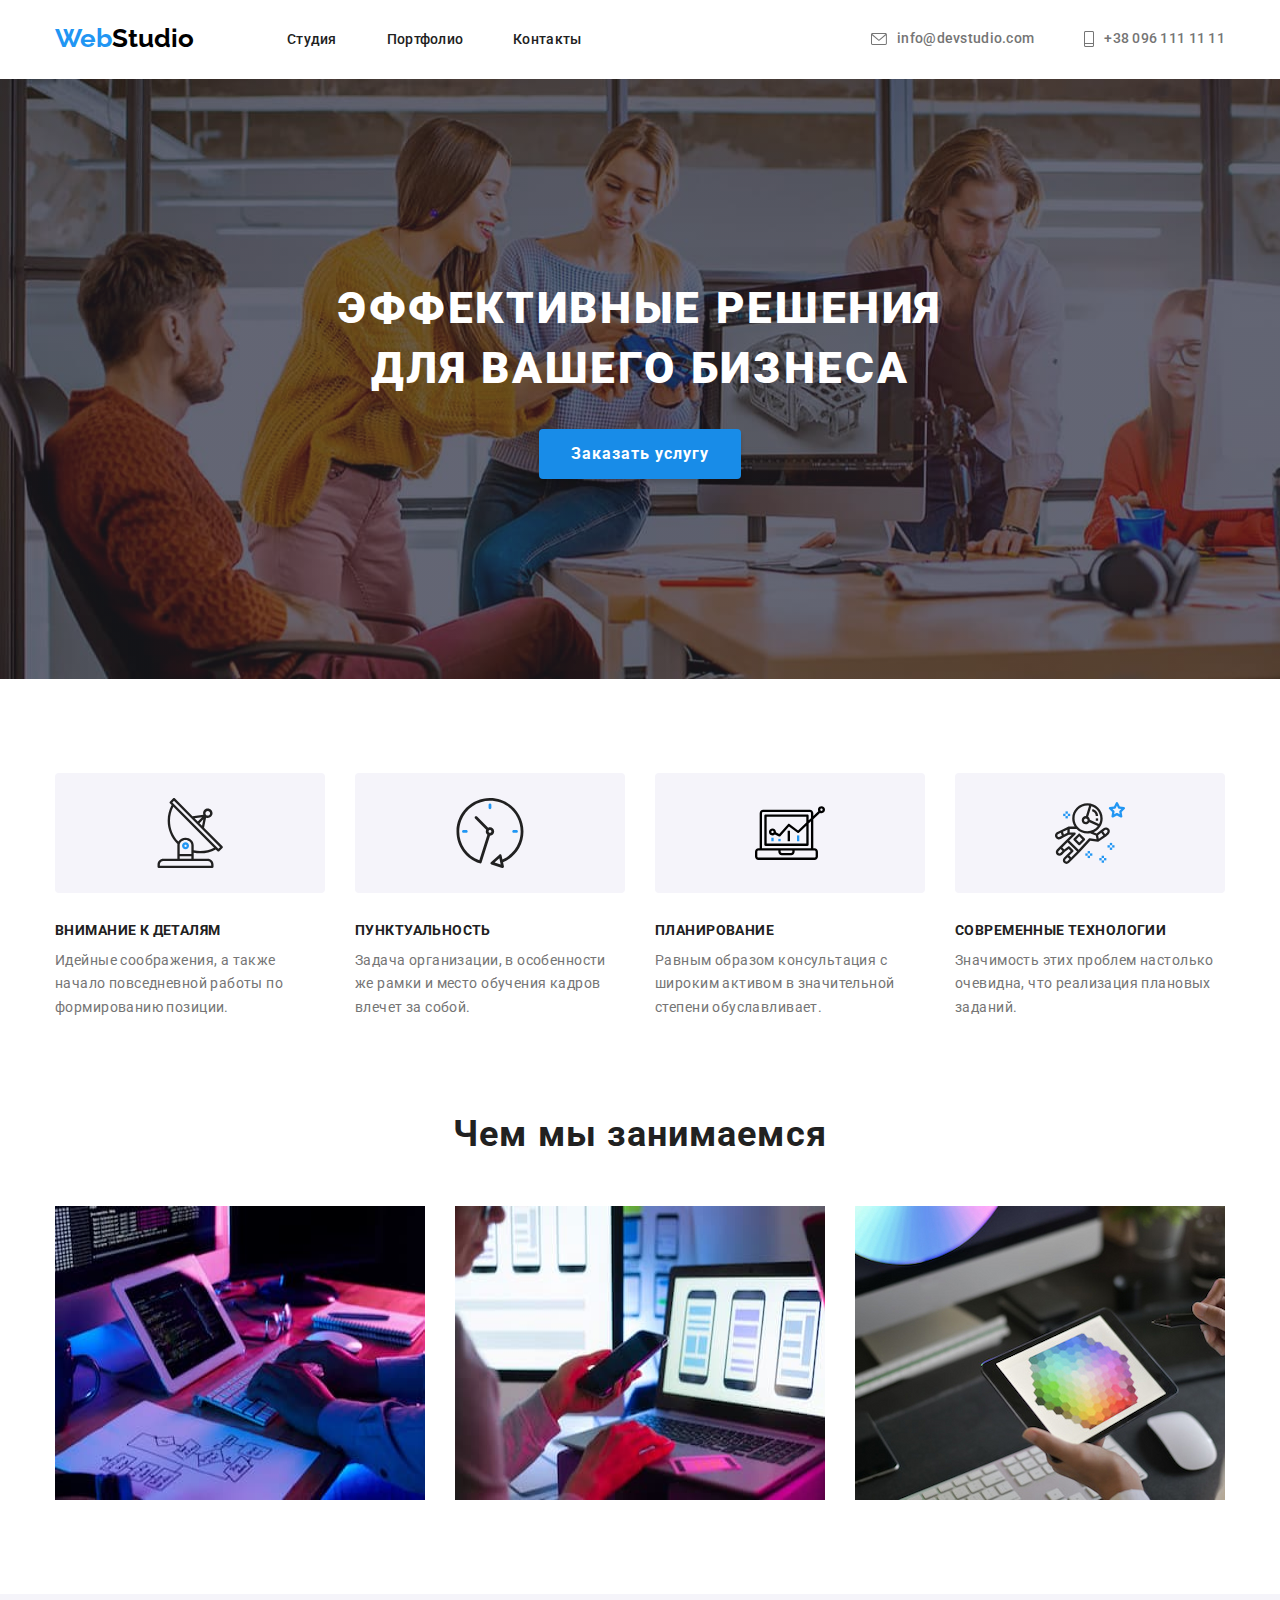
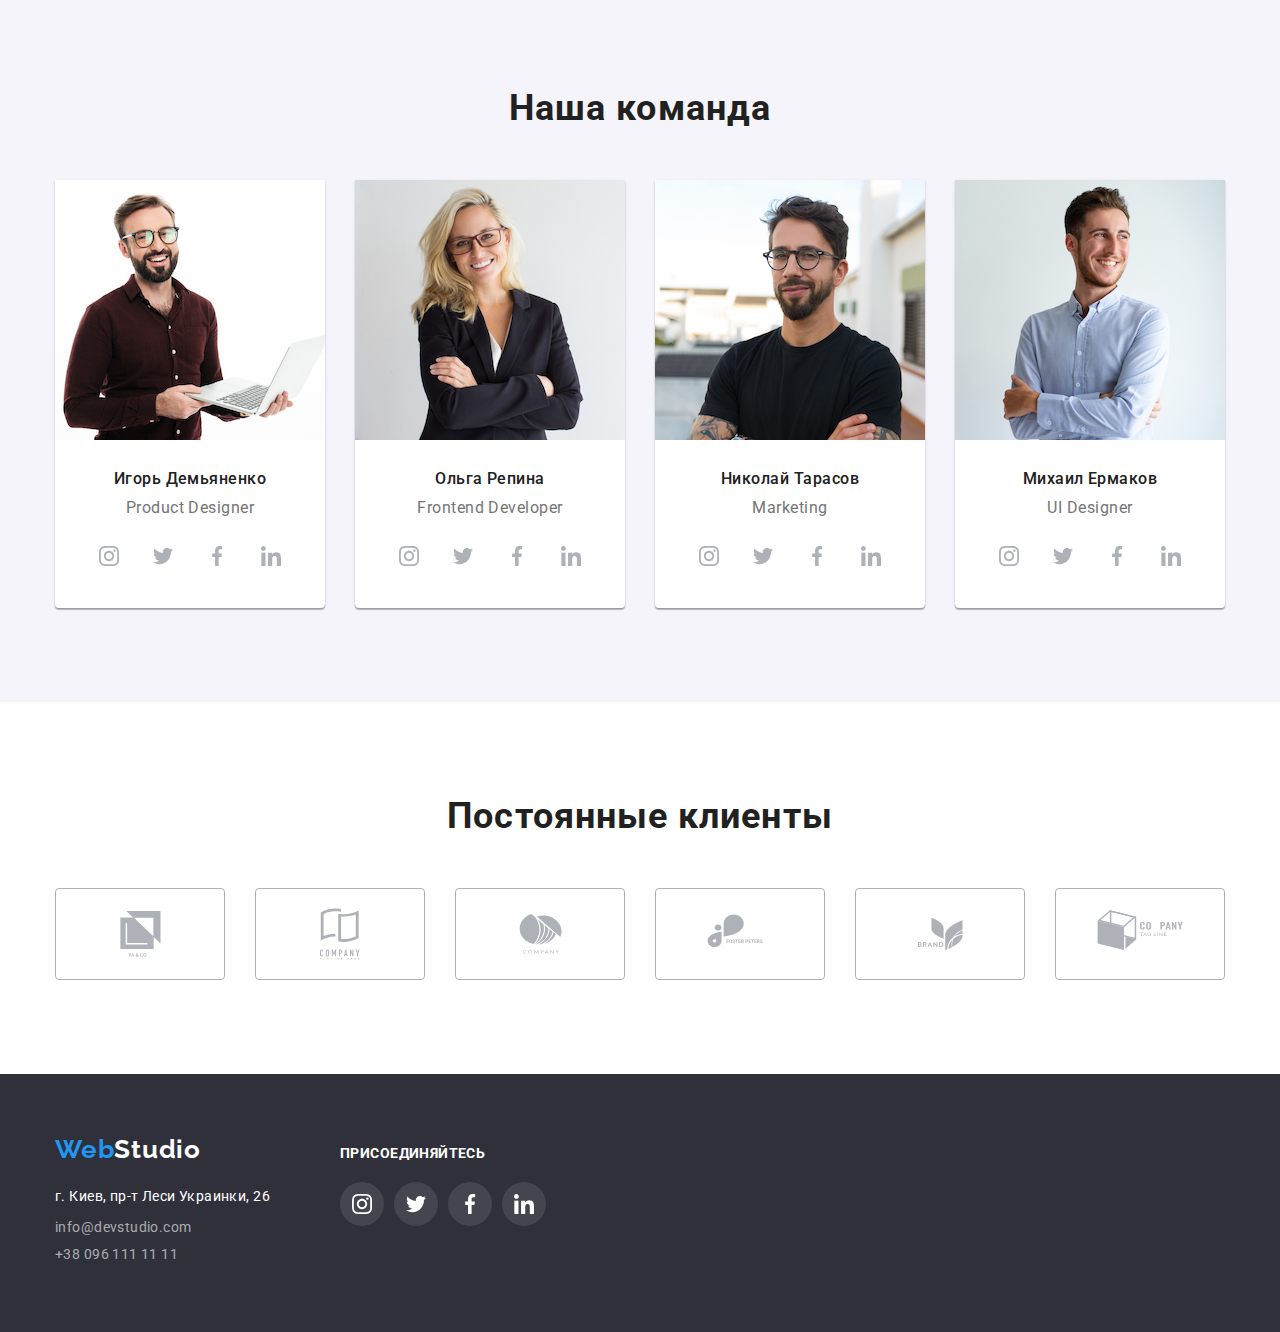
<file: index.html>
<!DOCTYPE html>
<html lang="ru">
  <head>
    <meta charset="UTF-8" />
    <meta http-equiv="X-UA-Compatible" content="IE=edge" />
    <meta name="viewport" content="width=device-width, initial-scale=1.0" />
    <link rel="stylesheet" href="./css/styles.css" />
    <link rel="preconnect" href="https://fonts.googleapis.com" />
    <link rel="preconnect" href="https://fonts.gstatic.com" crossorigin />
    <link
      href="https://fonts.googleapis.com/css2?family=Raleway:wght@700&family=Roboto:wght@100;300;400;500;700;900&display=swap"
      rel="stylesheet"
    />

    <title>Web Studio</title>

    <link
      rel="stylesheet"
      href="https://cdn.jsdelivr.net/npm/modern-normalize@1.1.0/modern-normalize.min.css"
    />
  </head>

  <body>
    <!-- Header line -->
    <header class="page-header">
      <div class="container page-header-container">
        <nav class="page-nav">
          <a href="../index.html" lang="en" class="logo link">
            <span class="logo-blue link"> Web</span>Studio</a
          >
          <ul class="menu list">
            <li class="menu-item">
              <a href="#" class="menu-link link"> Cтудия </a>
            </li>
            <li class="menu-item">
              <a href="./portfolio/portfolio.html" class="menu-link link">
                Портфолио
              </a>
            </li>
            <li class="menu-item">
              <a href="#" class="menu-link link"> Контакты </a>
            </li>
          </ul>
        </nav>

        <ul class="page-header-contact-container list">
          <li class="menu-item-contact">
            <a
              href="mailto:info@devstudio.com"
              class="contacts-email menu-link link"
            >
              <svg class="email-icon" width="16" height="12">
                <use href="./images/sprite.svg#icon-email"></use>
              </svg>
              info@devstudio.com
            </a>
          </li>
          <li class="menu-item">
            <a
              href="tel:+380961111111"
              class="contacts-phone-number menu-link link"
            >
              <svg class="phone-icon" width="10" height="16">
                <use href="./images/sprite.svg#icon-phone"></use>
              </svg>
              +38 096 111 11 11
            </a>
          </li>
        </ul>
      </div>
    </header>

    <!-- Main -->
    <main>
      <!-- Banner -->
      <section class="hero">
        <div class="container">
          <h1 class="hero-titlie">Эффективные решения для вашего бизнеса</h1>
          <button class="modal-btn" type="button">Заказать услугу</button>
        </div>
      </section>

      <section class="option">
        <div class="container">
          <ul class="option-list list">
            <li class="option-list-detailes">

              <div class="option-image list">
                <svg class="option-icon"  width="70"
                height="70">
                  <use href="./images/sprite.svg#icon-sputnik"> </use>
                </svg>
              </div>
              <h3 class="option-title list">Внимание к деталям</h3>
              <p class="option-text">
                Идейные соображения, а также начало повседневной работы по
                формированию позиции.
              </p>
            </li>

            <li class="option-list-detailes list">
              <div class="option-image list">
                <svg class="option-icon"  width="70"
                height="70">
                  <use
                    href="./images/sprite.svg#icon-clock" 
                   
                  ></use>
                </svg>
              </div>

              <h3 class="option-title list">Пунктуальность</h3>
              <p class="option-text">
                Задача организации, в особенности же рамки и место обучения
                кадров влечет за собой.
              </p>
            </li>

            <li class="option-list-detailes">
              <div class="option-image list">
                <svg class="option-icon"  width="70"
                height="70">
                  <use
                    href="./images/sprite.svg#icon-diagram"
                  
                  ></use>
                </svg>
              </div>
              
              <h3 class="option-title list">Планирование</h3>
              <p class="option-text">
                Равным образом консультация с широким активом в значительной
                степени обуславливает.
              </p>
            </li>

            <li class="option-list-detailes">
              <div class="option-image list">
                <svg class="option-icon"     width="70"
                height="70">
                  <use
                    href="./images/sprite.svg#icon-astronaut"
              
                  ></use>
                </svg>
              </div>
              <h3 class="option-title list">Современные технологии</h3>
              <p class="option-text">
                Значимость этих проблем настолько очевидна, что реализация
                плановых заданий.
              </p>
            </li>
          </ul>
        </div>
      </section>

      <section class="our-job">
        <div class="container">
          <h2 class="our-job-title">Чем мы занимаемся</h2>
          <ul class="our-job-list list">
            <li class="our-job-photo">
              <img
                src="./images/work/work1.jpg"
                alt="мужчина работает за ноутбуком"
                width="370"
                height="294"
              />
            </li>
            <li class="our-job-photo">
              <img
                src="./images/work/work2.jpg"
                alt="девушка с телефоном"
                width="370"
                height="294"
              />
            </li>
            <li class="our-job-photo">
              <img
                src="./images/work/work3.jpg"
                alt="девушка работает с палитрой "
                width="370"
                height="294"
              />
            </li>
          </ul>
        </div>
      </section>

      <section class="our-team">
        <div class="container">
          <h2 class="our-team-title">Наша команда</h2>
          <ul class="our-team-list list">
            <li class="our-team-card">
              <img
                src="./images/people/igor.jpg"
                alt="Игорь дизайнер"
                width="270"
              />
              <div class="card-info">
                <h3 class="card-title">Игорь Демьяненко</h3>
                <p lang="en" class="card-prof">Product Designer</p>

                <ul class="social-list list">
                  <li class="social-list-item">
                    <a href="" class="social-list-link">
                      <svg class="social-list-icon"  width="20"
                      height="20">
                        <use
                          href="./images/sprite.svg#icon-instagram"
                         
                        ></use>
                      </svg>
                    </a>
                  </li>

                  <li class="social-list-item">
                    <a href="" class="social-list-link">
                      <svg class="social-list-icon"  width="20"
                      height="20">
                        <use
                          href="./images/sprite.svg#icon-twitter"
                         
                        ></use>
                      </svg>
                    </a>
                  </li>

                  <li class="social-list-item list link">
                    <a href="" class="social-list-link">
                      <svg class="social-list-icon"   width="20"
                      height="20">
                        <use
                          href="./images/sprite.svg#icon-facebook"
                        
                        ></use>
                      </svg>
                    </a>
                  </li>

                  <li class="social-list-item list">
                    <a href="" class="social-list-link">
                      <svg class="social-list-icon" width="20"
                      height="20">
                        <use
                          href="./images/sprite.svg#icon-linkedin"
                          
                        ></use>
                      </svg>
                    </a>
                  </li>
                </ul>
              </div>
            </li>

            <li class="our-team-card">
              <img
                src="./images/people/olga.jpg"
                alt="Ольга фронтэнд разработчик"
                width="270"
              />
              <div class="card-info">
                <h3 class="card-title">Ольга Репина</h3>
                <p lang="en" class="card-prof">Frontend Developer</p>

                <ul class="social-list list">
                  <li class="social-list-item">
                    <a href="" class="social-list-link">
                      <svg class="social-list-icon"     width="20"
                      height="20">
                        <use
                          href="./images/sprite.svg#icon-instagram"
                      
                        ></use>
                      </svg>
                    </a>
                  </li>

                  <li class="social-list-item">
                    <a href="" class="social-list-link">
                      <svg class="social-list-icon"    width="20"
                      height="20">
                        <use
                          href="./images/sprite.svg#icon-twitter"
                       
                        ></use>
                      </svg>
                    </a>
                  </li>

                  <li class="social-list-item list link">
                    <a href="" class="social-list-link">
                      <svg class="social-list-icon"   width="20"
                      height="20">
                        <use
                          href="./images/sprite.svg#icon-facebook"
                        
                        ></use>
                      </svg>
                    </a>
                  </li>

                  <li class="social-list-item list">
                    <a href="" class="social-list-link">
                      <svg class="social-list-icon"  width="20"
                      height="20">
                        <use
                          href="./images/sprite.svg#icon-linkedin"
                         
                        ></use>
                      </svg>
                    </a>
                  </li>
                </ul>
              </div>
            </li>

            <li class="our-team-card">
              <img
                src="./images/people/taras.jpg"
                alt="Тарас маркетолог"
                width="270"
              />
              <div class="card-info">
                <h3 class="card-title">Николай Тарасов</h3>
                <p lang="en" class="card-prof">Marketing</p>

                <ul class="social-list list">
                  <li class="social-list-item">
                    <a href="" class="social-list-link">
                      <svg class="social-list-icon"        width="20"
                      height="20">
                        <use
                          href="./images/sprite.svg#icon-instagram"
                   
                        ></use>
                      </svg>
                    </a>
                  </li>

                  <li class="social-list-item">
                    <a href="" class="social-list-link">
                      <svg class="social-list-icon"       width="20"
                      height="20">
                        <use
                          href="./images/sprite.svg#icon-twitter"
                    
                        ></use>
                      </svg>
                    </a>
                  </li>

                  <li class="social-list-item list link">
                    <a href="" class="social-list-link">
                      <svg class="social-list-icon"  width="20"
                      height="20">
                        <use
                          href="./images/sprite.svg#icon-facebook"
                         
                        ></use>
                      </svg>
                    </a>
                  </li>

                  <li class="social-list-item list">
                    <a href="" class="social-list-link">
                      <svg class="social-list-icon"  width="20"
                      height="20">
                        <use
                          href="./images/sprite.svg#icon-linkedin"
                         
                        ></use>
                      </svg>
                    </a>
                  </li>
                </ul>
              </div>
            </li>

            <li class="our-team-card">
              <img
                src="./images/people/michale.jpg"
                alt="Михаил дизайнер"
                width="270"
              />
              <div class="card-info">
                <h3 class="card-title">Михаил Ермаков</h3>
                <p lang="en" class="card-prof">UI Designer</p>

                <ul class="social-list list">
                  <li class="social-list-item">
                    <a href="" class="social-list-link">
                      <svg class="social-list-icon" width="20"
                      height="20">
                        <use
                          href="./images/sprite.svg#icon-instagram"
                          
                        ></use>
                      </svg>
                    </a>
                  </li>

                  <li class="social-list-item">
                    <a href="" class="social-list-link">
                      <svg class="social-list-icon"   width="20"
                      height="20">
                        <use
                          href="./images/sprite.svg#icon-twitter"
                        
                        ></use>
                      </svg>
                    </a>
                  </li>

                  <li class="social-list-item list link">
                    <a href="" class="social-list-link">
                      <svg class="social-list-icon"   width="20"
                      height="20">
                        <use
                          href="./images/sprite.svg#icon-facebook"
                        
                        ></use>
                      </svg>
                    </a>
                  </li>

                  <li class="social-list-item list">
                    <a href="" class="social-list-link">
                      <svg class="social-list-icon"  width="20"
                      height="20">
                        <use
                          href="./images/sprite.svg#icon-linkedin"
                         
                        ></use>
                      </svg>
                    </a>
                  </li>
                </ul>
              </div>
            </li>
          </ul>
        </div>
      </section>

      <section class="our-client">
        <div class="container">
          <h2 class="our-team-title">Постоянные клиенты</h2>

          <ul class="our-client-list list">
            <li class="our-client-item">
              <a href="" class="our-client-link link">
                <svg class="our-client-icon"  width="41"
                height="46">
                  <use
                    href="./images/sprite.svg#icon-cube"
                   
                   
                  ></use>
                </svg>
              </a>
            </li>

            <li class="our-client-item">
              <a href="" class="our-client-link link">
                <svg class="our-client-icon"      width="40"
                height="52">
                  <use
                    href="./images/sprite.svg#icon-logo1"
         
                
                  ></use>
                </svg>
              </a>
            </li>

            <li class="our-client-item">
              <a href="" class="our-client-link link">
                <svg class="our-client-icon"       width="43"
                height="41">
                  <use
                    href="./images/sprite.svg#icon-logo2"
                  ></use>
                </svg>
              </a>
            </li>

            <li class="our-client-item">
              <a href="" class="our-client-link link">
                <svg class="our-client-icon" width="84"
                height="
          40">
                  <use
                    href="./images/sprite.svg#icon-foster"
                  ></use>
                </svg>
              </a>
            </li>

            <li class="our-client-item">
              <a href="" class="our-client-link link">
                <svg class="our-client-icon" width="45"
                height="
          62">
                  <use
                    href="./images/sprite.svg#icon-brand"
                  
                  ></use>
                </svg>
              </a>
            </li>

            <li class="our-client-item">
              <a href="" class="our-client-link link">
                <svg class="our-client-icon"  width="93"
                height="49">
                  <use
                    href="./images/sprite.svg#icon-space"
                   
                   
                  ></use>
                </svg>
              </a>
            </li>
          </ul>
        </div>
      </section>

      <footer class="footer">
        <div class="container">
          <div class="footer-box">
            <address class="footer-address">
              <div class="footer-box-logo">
                <a href="#" lang="en" class="logo-link link">
                  <span class="logo-blue">Web</span>Studio</a
                >
              </div>

              <ul class="list">
                <li class="contact-footer">
                  <a
                    href="https://goo.gl/maps/ec9KKxXd8hmm1vX37"
                    target="_blank"
                    rel="noopener noreferrer"
                    class="link"
                    ><span class="link location"
                      >г. Киев, пр-т Леси Украинки, 26</span
                    >
                  </a>
                </li>
                <li class="contact-footer list">
                  <a
                    href="mailto:info@devstudio.com"
                    class="link contact-email"
                  >
                    info@devstudio.com
                  </a>
                </li>
                <li class="list">
                  <a href="tel:+380961111111" class="contact-phone link">
                    +38 096 111 11 11
                  </a>
                </li>
              </ul>
            </address>

            <div class="footer-social">
              <h3 class="footer-social-title">присоединяйтесь</h3>

              <ul class="footer-social-list">
                <li class="footer-social-list-item list link">
                  <a href="" class="footer-social-link">
                    <svg class="footer-social-icon">
                      <use
                        href="./images/sprite.svg#icon-instagram"
                        width="20"
                        height="20"
                      ></use>
                    </svg>
                  </a>
                </li>

                <li class="footer-social-list-item list link">
                  <a href="" class="footer-social-link">
                    <svg class="footer-social-icon">
                      <use
                        href="./images/sprite.svg#icon-twitter"
                        width="20"
                        height="20"
                      ></use>
                    </svg>
                  </a>
                </li>

                <li class="footer-social-list-item list link">
                  <a href="" class="footer-social-link">
                    <svg class="footer-social-icon">
                      <use
                        href="./images/sprite.svg#icon-facebook"
                        width="20"
                        height="20"
                      ></use>
                    </svg>
                  </a>
                </li>

                <li class="footer-social-list-item list link">
                  <a href="" class="footer-social-link">
                    <svg class="footer-social-icon">
                      <use
                        href="./images/sprite.svg#icon-linkedin"
                        width="20"
                        height="20"
                      ></use>
                    </svg>
                  </a>
                </li>
              </ul>
            </div>
          </div>
        </div>
      </footer>
    </main>
  </body>
</html>
</file>
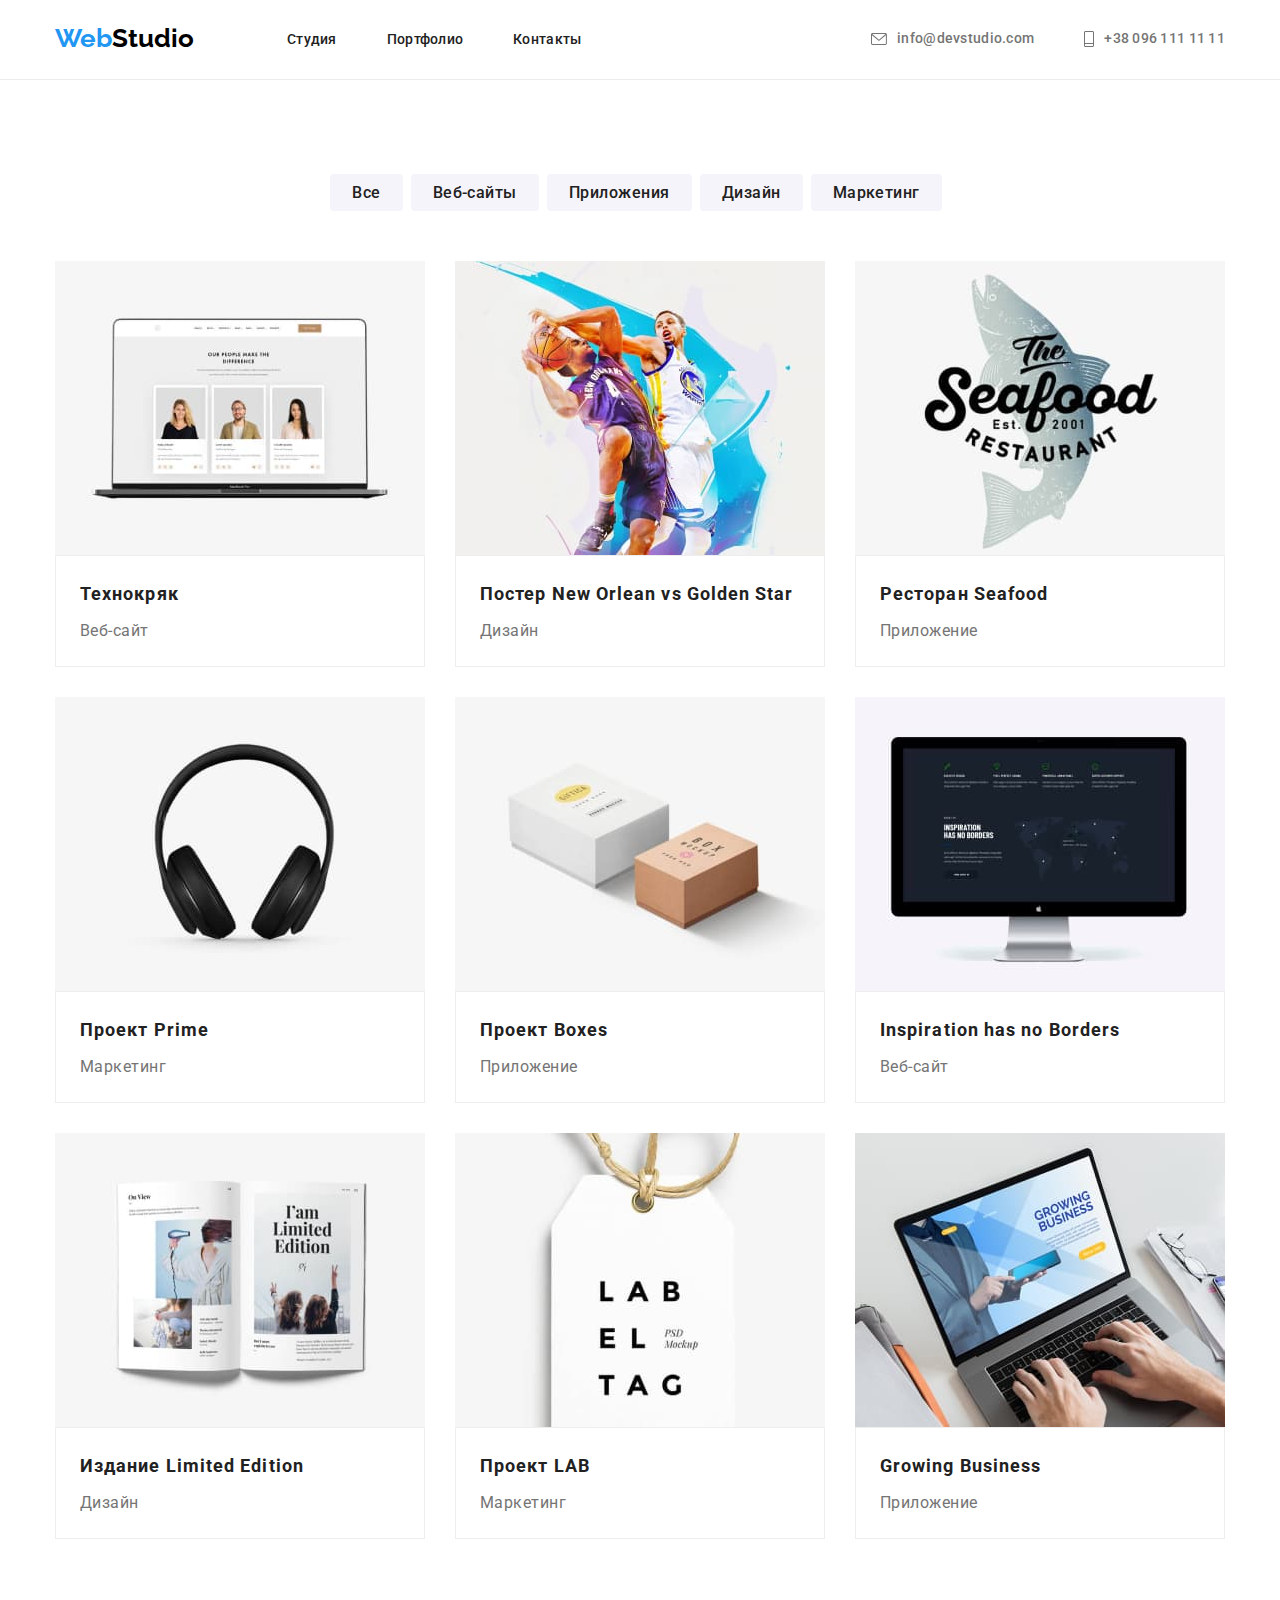
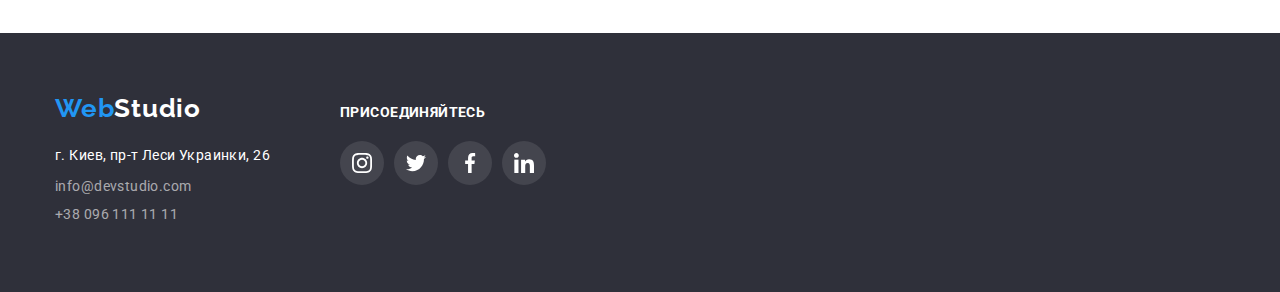
<file: portfolio/portfolio.html>
<!DOCTYPE html>
<html lang="ru">
  <head>
    <meta charset="UTF-8" />
    <meta http-equiv="X-UA-Compatible" content="IE=edge" />
    <meta name="viewport" content="width=device-width, initial-scale=1.0" />
    <link rel="stylesheet" href="./styles-portfolio.css" />
    <link rel="preconnect" href="https://fonts.googleapis.com" />

    <link rel="preconnect" href="https://fonts.gstatic.com" crossorigin />

    <link
      href="https://fonts.googleapis.com/css2?family=Raleway:wght@700&family=Roboto:wght@100;300;400;500;700;900&display=swap"
      rel="stylesheet"
    />

    <title>Portfolio</title>
    <link
      rel="stylesheet"
      href="https://cdn.jsdelivr.net/npm/modern-normalize@1.1.0/modern-normalize.min.css"
    />
  </head>

  <body>
    <!-- Header line -->
    <header class="page-header">
      <div class="container page-header-container">
        <nav class="page-nav">
          <a href="../index.html" lang="en" class="logo link">
            <span class="logo-blue link"> Web</span>Studio</a
          >
          <ul class="menu list">
            <li class="menu-item">
              <a href="#" class="menu-link link"> Cтудия </a>
            </li>
            <li class="menu-item">
              <a href="./portfolio/portfolio.html" class="menu-link link">
                Портфолио
              </a>
            </li>
            <li class="menu-item">
              <a href="#" class="menu-link link"> Контакты </a>
            </li>
          </ul>
        </nav>
        <ul class="page-header-contact-container list">
          <li class="menu-item-contact">
            <a
              href="mailto:info@devstudio.com"
              class="contacts-email menu-link link"
            >
              <svg class="email-icon" width="16" height="12">
                <use href="./sprite.svg#icon-email"></use>
              </svg>
              info@devstudio.com
            </a>
          </li>
          <li class="menu-item">
            <a
              href="tel:+380961111111"
              class="contacts-phone-number menu-link link"
            >
              <svg class="phone-icon" width="10" height="16">
                <use href="./sprite.svg#icon-phone"></use>
              </svg>
              +38 096 111 11 11
            </a>
          </li>
        </ul>
      </div>
    </header>

    <section class="section-photo list">
      <div class="container">
        <ul class="box-btn list">
          <li><button class="portfolio-btn" type="button">Все</button></li>
          <li>
            <button class="portfolio-btn" type="button">Веб-сайты</button>
          </li>
          <li>
            <button class="portfolio-btn" type="button">Приложения</button>
          </li>
          <li><button class="portfolio-btn" type="button">Дизайн</button></li>
          <li>
            <button class="portfolio-btn" type="button">Маркетинг</button>
          </li>
        </ul>

        <div class="box-card">
          <ul class="photo-string list">
            <li class="card">
              <img
                src="./img/maket-mac-book.jpg"
                alt="макет с ноутбуком"
                width="370"
                height="294"
              />

              <div class="card-list">
                <h3 class="card-title">Технокряк</h3>
                <p class="card-dscr">Веб-сайт</p>
              </div>
            </li>

            <li class="card">
              <img
                src="./img/postert-basketball.jpg"
                alt="постер с баскетболистами"
                width="370"
                height="294"
              />
              <div class="card-list">
                <h3 class="card-title">Постер New Orlean vs Golden Star</h3>
                <p class="card-dscr">Дизайн</p>
              </div>
            </li>

            <li class="card">
              <img
                src="./img/poster-seafood.jpg"
                alt="постер с морской тематикой"
                width="370"
                height="294"
              />
              <div class="card-list">
                <h3 class="card-title">Ресторан Seafood</h3>
                <p class="card-dscr">Приложение</p>
              </div>
            </li>

            <li class="card">
              <img
                src="./img/head-phone.jpg"
                alt="черные наушники"
                width="370"
                height="294"
              />
              <div class="card-list">
                <h3 class="card-title">Проект Prime</h3>
                <p class="card-dscr">Маркетинг</p>
              </div>
            </li>

            <li class="card">
              <img
                src="./img/two-boxs.jpg"
                alt="две стильные коробки"
                width="370"
                height="294"
              />
              <div class="card-list">
                <h3 class="card-title">Проект Boxes</h3>
                <p class="card-dscr">Приложение</p>
              </div>
            </li>

            <li class="card">
              <img
                src="./img/apple-screen.jpg"
                alt="монитор эпл"
                width="370"
                height="294"
              />
              <div class="card-list">
                <h3 class="card-title">Inspiration has no Borders</h3>
                <p class="card-dscr">Веб-сайт</p>
              </div>
            </li>

            <li class="card">
              <img
                src="./img/design-magazine.jpg"
                alt="дизайнерский журнал"
                width="370"
                height="294"
              />
              <div class="card-list">
                <h3 class="card-title">Издание Limited Edition</h3>
                <p class="card-dscr">Дизайн</p>
              </div>
            </li>

            <li class="card">
              <img
                src="./img/style-font.jpg"
                alt="стильные шрифты"
                width="370"
                height="294"
              />
              <div class="card-list">
                <h3 class="card-title">Проект LAB</h3>
                <p class="card-dscr">Маркетинг</p>
              </div>
            </li>

            <li class="card">
              <img
                src="./img/work-process.jpg"
                alt="работа за ноутбуком"
                width="370"
                height="294"
              />
              <div class="card-list">
                <h3 class="card-title">Growing Business</h3>
                <p class="card-dscr">Приложение</p>
              </div>
            </li>
          </ul>
        </div>
      </div>
    </section>

    <footer class="footer">
      <div class="container">
        <div class="footer-box">
          <address class="footer-address">
            <div class="footer-box-logo">
              <a href="#" lang="en" class="logo-link link">
                <span class="logo-blue">Web</span>Studio</a
              >
            </div>

            <ul class="list">
              <li class="contact-footer">
                <a
                  href="https://goo.gl/maps/ec9KKxXd8hmm1vX37"
                  target="_blank"
                  rel="noopener noreferrer"
                  class="link"
                  ><span class="link location"
                    >г. Киев, пр-т Леси Украинки, 26</span
                  >
                </a>
              </li>
              <li class="contact-footer list">
                <a href="mailto:info@devstudio.com" class="link contact-email">
                  info@devstudio.com
                </a>
              </li>
              <li class="list">
                <a href="tel:+380961111111" class="contact-phone link">
                  +38 096 111 11 11
                </a>
              </li>
            </ul>
          </address>

          <div class="footer-social">
            <h3 class="footer-social-title">присоединяйтесь</h3>

            <ul class="footer-social-list">
              <li class="footer-social-list-item list link">
                <a href="" class="footer-social-link">
                  <svg class="footer-social-icon">
                    <use
                      href="./sprite.svg#icon-instagram"
                      width="20"
                      height="20"
                    ></use>
                  </svg>
                </a>
              </li>

              <li class="footer-social-list-item list link">
                <a href="" class="footer-social-link">
                  <svg class="footer-social-icon">
                    <use
                      href="./sprite.svg#icon-twitter"
                      width="20"
                      height="20"
                    ></use>
                  </svg>
                </a>
              </li>

              <li class="footer-social-list-item list link">
                <a href="" class="footer-social-link">
                  <svg class="footer-social-icon">
                    <use
                      href="./sprite.svg#icon-facebook"
                      width="20"
                      height="20"
                    ></use>
                  </svg>
                </a>
              </li>

              <li class="footer-social-list-item list link">
                <a href="" class="footer-social-link">
                  <svg class="footer-social-icon">
                    <use
                      href="./sprite.svg#icon-linkedin"
                      width="20"
                      height="20"
                    ></use>
                  </svg>
                </a>
              </li>
            </ul>
          </div>
        </div>
      </div>
    </footer>
  </body>
</html>
</file>
<file: css/styles.css>
body {
  font-family: "Raleway", sans-serif;
  font-family: "Roboto", sans-serif;
  margin: 0px;
  background: #ffffff;
}

.page-header {
  background: #ffffff;
  padding-top: 24px;
  padding-bottom: 25px;
}

.container {
  width: 1200px;
  margin-left: auto;
  margin-right: auto;
  padding-left: 15px;
  padding-right: 15px;
}

.page-header-container {
  display: flex;
  align-items: center;
}

.page-nav {
  display: flex;
}

.logo {
  text-decoration: none;
  color: #000000;
  font-family: "Raleway", sans-serif;
  font-weight: 700;
  font-size: 26px;
  margin-right: 93px;
}

.logo-blue {
  color: #2196f3;
  font-weight: 700;
  font-family: "Raleway", sans-serif;
  font-style: Bold;
  font-size: 26px;
}

.menu {
  display: flex;
  align-items: center;
  list-style: none;
}

.page-header-contact-container {
  display: flex;
  align-items: center;
  margin-left: auto;
}

.menu-item {
  margin-right: 50px;
}

.menu-item:last-child {
  margin-right: 0;
}

.menu-link {
  font-family: "Roboto", sans-serif;
  font-weight: 500;
  font-size: 14px;
  line-height: 1.14;
  letter-spacing: 0.02em;
  color: #212121;
}

.menu-link:hover,
.menu-link:focus {
  color: #2196f3;
}

.menu-contact {
  margin-top: 32px;
  margin-bottom: 32px;
  display: flex;
  align-items: center;
  margin-left: auto;
}

.menu-item-contact {
  margin-right: 50px;
  display: flex;
}

.menu-item-contact:last-child {
  margin-right: 0;
}

.contacts-email {
  font-family: "Roboto", sans-serif;
  font-weight: 500;
  font-size: 14px;
  line-height: 1.14;
  letter-spacing: 0.02em;
  color: #757575;
  display: flex;
}

.email-icon {
  margin-right: 10px;
  fill: currentColor;
  margin-top: 2px;
}

.contacts-phone-number {
  font-family: "Roboto", sans-serif;
  font-weight: 500;
  font-size: 14px;
  line-height: 1.14;
  letter-spacing: 0.02em;
  color: #757575;
  display: flex;
}

.phone-icon {
  margin-right: 10px;
  fill: currentColor;
}

.hero {
  padding-top: 200px;
  padding-bottom: 200px;
  background: #2f303a;
  background-image: linear-gradient(
      rgba(47, 48, 58, 0.4),
      rgba(47, 48, 58, 0.4)
    ),
    url("../images/hero/bg.jpg");
  background-size: cover;
  background-color: #c4c4c4;
}

.hero-titlie {
  font-family: "Roboto", sans-serif;
  font-weight: 900;
  font-size: 44px;
  line-height: 1.36;
  text-align: center;
  letter-spacing: 0.06em;
  text-transform: uppercase;
  color: #ffffff;
  align-items: center;
  margin-left: 252px;
  margin-right: 252px;
  margin-bottom: 30px;
}

.modal-btn {
  font-family: "Roboto", sans-serif;
  font-weight: 700;
  font-size: 16px;
  line-height: 1.88;
  letter-spacing: 0.06em;
  color: #ffffff;
  background: #188ce8;
  padding: 10px 32px;
  height: 50px;
  left: 700px;
  top: 400px;
  margin-top: 30px;
  cursor: pointer;
  box-shadow: 0px 4px 4px rgba(0, 0, 0, 0.15);
  border-radius: 4px;
  border: none;
  align-items: center;
  display: block;
  margin: auto;
}

.modal-btn:hover,
.modal-btn:focus {
  background: #2196f3;
  border: none;
}

.option-image {
  display: flex;
  justify-content: center;
  align-items: center;
  margin-bottom: 30px;
  background-size: 270px 120px;
  background: #f5f4fa;
  border-radius: 4px;
  width: 270px;
  height: 120px;
}

.option-image:last-child {
  margin-right: 0;
}

.option-icon {
  display: flex;
  justify-content: center;
  align-items: center;
}

.option {
  padding-top: 94px;
  padding-bottom: 94px;
}

.option-list {
  display: flex;
  align-items: center;
}

.option-list-detailes {
  margin-right: 30px;
}

.option-list-detailes:last-child {
  margin-right: 0;
}

.option-title {
  font-family: "Roboto", sans-serif;
  font-style: normal;
  font-weight: 700;
  font-size: 14px;
  line-height: 1.14;
  letter-spacing: 0.03em;
  text-transform: uppercase;
  color: #212121;
  padding-bottom: 10px;
}

.option-text {
  font-family: "Roboto", sans-serif;
  font-style: normal;
  font-weight: 400;
  font-size: 14px;
  line-height: 1.71;
  letter-spacing: 0.03em;
  color: #757575;
}

.option-text:last-child {
  margin-right: 0;
}

.our-job {
  padding-bottom: 94px;
  justify-content: space-between;
}
.our-job-title {
  font-family: "Roboto", sans-serif;
  font-weight: 700;
  font-size: 36px;
  line-height: 1.16;
  text-align: center;
  letter-spacing: 0.03em;
  color: #212121;
  margin-bottom: 50px;
}

.our-job-list {
  display: flex;
  align-items: center;
}

.our-job-photo {
  margin-right: 30px;
}

.our-job-photo:last-child {
  margin-right: 0;
}

.our-team {
  background: #f5f4fa;
  padding-top: 94px;
  padding-bottom: 94px;
  justify-content: space-between;
}

.our-team-title {
  font-family: "Roboto", sans-serif;
  font-weight: 700;
  font-size: 36px;
  line-height: 1.16;
  text-align: center;
  letter-spacing: 0.03em;
  color: #212121;
  margin-bottom: 50px;
}

.our-team-list {
  display: flex;
  align-items: center;
}

.our-team-card {
  width: 270px;
  height: 428px;
  left: 215px;
  top: 1635px;
  margin-right: 30px;
  background: #ffffff;
  box-shadow: 0px 1px 3px rgba(0, 0, 0, 0.12), 0px 1px 1px rgba(0, 0, 0, 0.14),
    0px 2px 1px rgba(0, 0, 0, 0.2);
  border-radius: 0px 0px 4px 4px;
}

.our-team-card:last-child {
  margin-right: 0;
}

.card-info {
  padding-bottom: 30px;
  padding-top: 30px;
}
.card-title {
  font-family: "Roboto", sans-serif;
  font-weight: 500;
  font-size: 16px;
  line-height: 1.18;
  text-align: center;
  letter-spacing: 0.03em;
  color: #212121;
  margin-bottom: 10px;
}

.card-prof {
  font-family: "Roboto", sans-serif;
  font-size: 16px;
  line-height: 1.18;
  text-align: center;
  letter-spacing: 0.03em;
  color: #757575;
  margin-bottom: 16px;
}

.social-list {
  display: flex;
  align-items: center;
  justify-content: center;
  gap: 10px;
}

.social-list:last-child {
  margin-right: 0;
}

.social-list-link {
  display: flex;
  justify-content: center;
  align-items: center;
  width: 44px;
  height: 44px;
  border-radius: 50%;
  background-color: #ffffff;
}

.social-list-link:hover,
.social-list-link:focus {
  background: #2196f3;
}

.social-list-icon {
  height: 44px;
  width: 44px;
  padding-top: 12px;
  padding-left: 12px;
  padding-right: 12px;
  padding-bottom: 12px;
  fill: #afb1b8;
}

.social-list-link:hover .social-list-icon,
.social-list-link:focus .social-list-icon {
  fill: #ffffff;
}

.our-client {
  background: #ffffff;
  padding-top: 94px;
  padding-bottom: 94px;
  justify-content: space-between;
}

.our-client-list {
  display: flex;
  justify-content: center;
  align-items: center;
  gap: 30px;
}

.our-client-link{
  display: flex;
  justify-content: center;
  align-items: center;
  border: 1px solid #afb1b8;
  border-radius: 4px;
  width: 170px;
  height: 92px;
  fill: #afb1b8;
}


.our-client-link:hover,
.our-client-link:focus {
  border: 1px solid;
    border-color: #2196f3;
    fill: #2196f3;
}

.footer {
  background: #2f303a;
  padding-top: 60px;
  padding-bottom: 60px;
}

.footer-box {
  display: flex;
}

.logo-link {
  font-family: "Raleway", sans-serif;
  font-weight: 700;
  font-size: 26px;
  line-height: 1.2;
  letter-spacing: 0.03em;
  color: #ffffff;
  margin-bottom: 20px;
  display: block;
}

.footer-address {
  margin-bottom: 9px;
}

.location {
  font-family: "Roboto", sans-serif;
  font-style: normal;
  font-size: 14px;
  line-height: 1.71;
  letter-spacing: 0.03em;
  color: #ffffff;
}

.contact-footer {
  margin-bottom: 9px;
}

.contact-email {
  width: 231px;
  height: 21px;
  left: 215px;
  top: 2238px;
  font-family: "Roboto", sans-serif;
  font-style: normal;
  font-size: 14px;
  letter-spacing: 0.03em;
  color: rgba(255, 255, 255, 0.6);
}

.contact-phone {
  width: 231px;
  height: 21px;
  left: 215px;
  top: 2238px;
  font-family: "Roboto", sans-serif;
  font-style: normal;
  font-size: 14px;
  letter-spacing: 0.03em;
  color: rgba(255, 255, 255, 0.6);
}

.footer-social {
  display: block;
  margin-left: 70px;
  padding-top: 12px;
}

.footer-social-title {
  font-family: "Roboto";
  font-weight: 700;
  font-size: 14px;
  line-height: 1.14;
  letter-spacing: 0.03em;
  text-transform: uppercase;
  color: #ffffff;
  margin-bottom: 20px;
}

.footer-social-list {
  display: flex;
  gap: 10px;
}

.social-list-icon {
  height: 44px;
  width: 44px;
  padding-top: 12px;
  padding-left: 12px;
  padding-right: 12px;
  padding-bottom: 12px;
  fill: #afb1b8;
}

.social-list-link:hover .social-list-icon,
.social-list-link:focus .social-list-icon {
  fill: #ffffff;
}

.footer-social-list:last-child {
  margin-right: 0;
}

.footer-social-link {
  display: flex;
  width: 44px;
  height: 44px;
  border-radius: 50%;
  background-color: #ffffff;
  background: rgba(255, 255, 255, 0.1);
}

.footer-social-link:hover,
.footer-social-link:focus {
  background: #2196f3;
}

.footer-social-icon {
  height: 44px;
  width: 44px;
  padding-top: 12px;
  padding-left: 12px;
  padding-right: 12px;
  padding-bottom: 12px;
  fill: #ffffff;
}

.link {
  text-decoration: none;
}

h1,
h2,
h3,
h4,
p {
  margin-top: 0px;
  margin-bottom: 0px;
}

img {
  display: block;
}

address {
  font-style: normal;
}

button {
  cursor: pointer;
}

ul,
ol {
  margin-top: 0;
  margin-bottom: 0;
  padding-left: 0;
}

.list {
  list-style: none;
}
</file>
<file: portfolio/styles-portfolio.css>
body {
  font-family: "Raleway", sans-serif;
  font-family: "Roboto", sans-serif;
  margin: 0px;
  background: #ffffff;
}

.page-header {
  padding-top: 24px;
  padding-bottom: 25px;
  border-bottom: 1px solid #ececec;
}

.container {
  width: 1200px;
  margin-left: auto;
  margin-right: auto;
  padding-left: 15px;
  padding-right: 15px;
}

.page-header-container {
  display: flex;
  align-items: center;
}

.page-nav {
  display: flex;
}

.logo {
  text-decoration: none;
  color: #000000;
  font-family: "Raleway", sans-serif;
  font-weight: 700;
  font-size: 26px;
  margin-right: 93px;
}

.logo-blue {
  color: #2196f3;
  font-weight: 700;
  font-family: "Raleway", sans-serif;
  font-style: Bold;
  font-size: 26px;
}

.menu {
  display: flex;
  align-items: center;
  list-style: none;
}

.page-header-contact-container {
  display: flex;
  align-items: center;
  margin-left: auto;
}

.menu-item {
  margin-right: 50px;
}

.menu-item:last-child {
  margin-right: 0;
}

.menu-link {
  font-family: "Roboto", sans-serif;
  font-weight: 500;
  font-size: 14px;
  line-height: 1.14;
  letter-spacing: 0.02em;
  color: #212121;
}

.menu-link:hover,
.menu-link:focus {
  color: #2196f3;
}

.menu-contact {
  margin-top: 32px;
  margin-bottom: 32px;
  display: flex;
  align-items: center;
  margin-left: auto;
}

.menu-item-contact {
  margin-right: 50px;
  display: flex;
}

.menu-item-contact:last-child {
  margin-right: 0;
}

.contacts-email {
  font-family: "Roboto", sans-serif;
  font-weight: 500;
  font-size: 14px;
  line-height: 1.14;
  letter-spacing: 0.02em;
  color: #757575;
  display: flex;
}

.email-icon {
  margin-right: 10px;
  fill: currentColor;
  margin-top: 2px;
}

.contacts-phone-number {
  font-family: "Roboto", sans-serif;
  font-weight: 500;
  font-size: 14px;
  line-height: 1.14;
  letter-spacing: 0.02em;
  color: #757575;
  display: flex;
}

.phone-icon {
  margin-right: 10px;
  fill: currentColor;
}

.visually-hidden {
  position: absolute;
  width: 1px;
  height: 1px;
  margin: -1px;
  border: 0;
  padding: 0;
  white-space: nowrap;
  clip-path: inset(100%);
  clip: rect(0 0 0 0);
  overflow: hidden;
}

.section-photo {
  display: flex;
  padding-top: 94px;
  padding-bottom: 94px;
}

.box-btn {
  display: flex;
  align-items: center;
  margin-bottom: 50px;
  justify-content: center;
}

.portfolio-btn {
  left: 976px;
  top: 174px;
  background: #f5f4fa;
  border-radius: 4px;
  font-family: "Roboto", sans-serif;
  margin-right: 8px;
  font-weight: 500;
  font-size: 16px;
  line-height: 1.6;
  text-align: center;
  letter-spacing: 0.03em;
  color: #212121;
  border: none;
  padding: 6px 22px;
}

.portfolio-btn:hover,
.portfolio-btn:focus {
  background: #2196f3;
  color: #ffffff;
  box-shadow: 0px 3px 1px rgba(0, 0, 0, 0.1), 0px 1px 2px rgba(0, 0, 0, 0.08),
    0px 2px 2px rgba(0, 0, 0, 0.12);
}

.photo-string {
  display: flex;
  flex-wrap: wrap;
  gap: 30px;
}
.card {
  background: #ffffff;
}

.card:hover,
.card:focus {
  box-shadow: 0px 1px 1px rgba(0, 0, 0, 0.12), 0px 4px 4px rgba(0, 0, 0, 0.06),
    1px 4px 6px rgba(0, 0, 0, 0.16);
}

.card-list {
  background: #ffffff;
  border: 1px solid #eeeeee;
  padding: 20px 24px 20px 24px;
}

.card-title {
  font-family: "Roboto", sans-serif;
  font-weight: 700;
  font-size: 18px;
  line-height: 2;
  letter-spacing: 0.06em;
  color: #212121;
  margin-bottom: 4px;
}

.card-dscr {
  font-family: "Roboto", sans-serif;
  font-size: 16px;
  line-height: 1.87;
  letter-spacing: 0.03em;
  color: #757575;
}

.footer {
  background: #2f303a;
  padding-top: 60px;
  padding-bottom: 60px;
}

.footer-box {
  display: flex;
}

.logo-link {
  font-family: "Raleway", sans-serif;
  font-weight: 700;
  font-size: 26px;
  line-height: 1.2;
  letter-spacing: 0.03em;
  color: #ffffff;
  margin-bottom: 20px;
  display: block;
}

.footer-address {
  margin-bottom: 9px;
}

.location {
  font-family: "Roboto", sans-serif;
  font-style: normal;
  font-size: 14px;
  line-height: 1.71;
  letter-spacing: 0.03em;
  color: #ffffff;
}

.contact-footer {
  margin-bottom: 9px;
}

.contact-email {
  width: 231px;
  height: 21px;
  left: 215px;
  top: 2238px;
  font-family: "Roboto", sans-serif;
  font-style: normal;
  font-size: 14px;
  letter-spacing: 0.03em;
  color: rgba(255, 255, 255, 0.6);
}

.contact-phone {
  width: 231px;
  height: 21px;
  left: 215px;
  top: 2238px;
  font-family: "Roboto", sans-serif;
  font-style: normal;
  font-size: 14px;
  letter-spacing: 0.03em;
  color: rgba(255, 255, 255, 0.6);
}

.footer-social {
  display: block;
  margin-left: 70px;
  padding-top: 12px;
}

.footer-social-title {
  font-family: "Roboto";
  font-weight: 700;
  font-size: 14px;
  line-height: 1.14;
  letter-spacing: 0.03em;
  text-transform: uppercase;
  color: #ffffff;
  margin-bottom: 20px;
}

.footer-social-list {
  display: flex;
  gap: 10px;
}

.social-list-icon {
  height: 44px;
  width: 44px;
  padding-top: 12px;
  padding-left: 12px;
  padding-right: 12px;
  padding-bottom: 12px;
  fill: #afb1b8;
}

.social-list-link:hover .social-list-icon,
.social-list-link:focus .social-list-icon {
  fill: #ffffff;
}

.footer-social-list:last-child {
  margin-right: 0;
}

.footer-social-link {
  display: flex;
  width: 44px;
  height: 44px;
  border-radius: 50%;
  background-color: #ffffff;
  background: rgba(255, 255, 255, 0.1);
}

.footer-social-link:hover,
.footer-social-link:focus {
  background: #2196f3;
}

.footer-social-icon {
  height: 44px;
  width: 44px;
  padding-top: 12px;
  padding-left: 12px;
  padding-right: 12px;
  padding-bottom: 12px;
  fill: #ffffff;
}

.link {
  text-decoration: none;
}

h1,
h2,
h3,
p {
  margin-top: 0px;
  margin-bottom: 0px;
}

address {
  font-style: normal;
}

button {
  cursor: pointer;
}

ul,
ol {
  margin-top: 0;
  margin-bottom: 0;
  padding-left: 0;
}

img {
  display: block;
}

.list {
  list-style: none;
}
</file>
